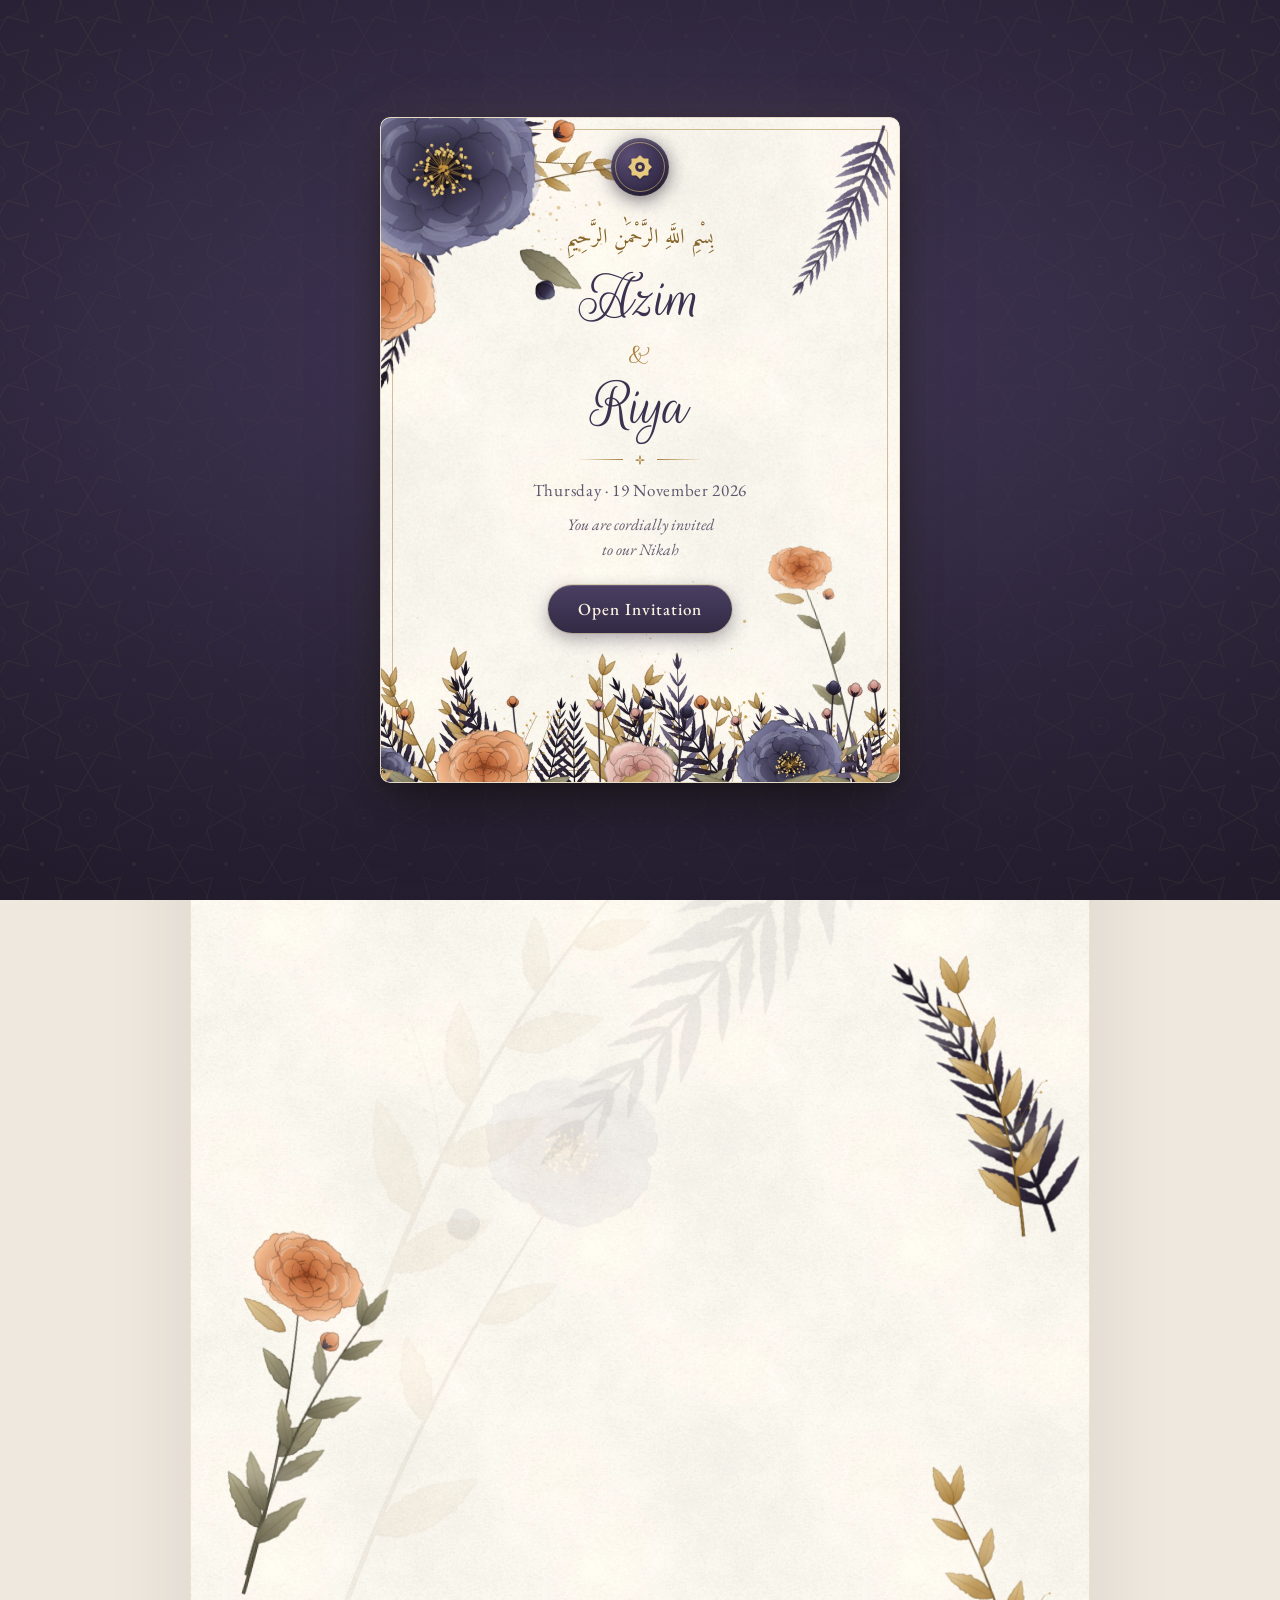
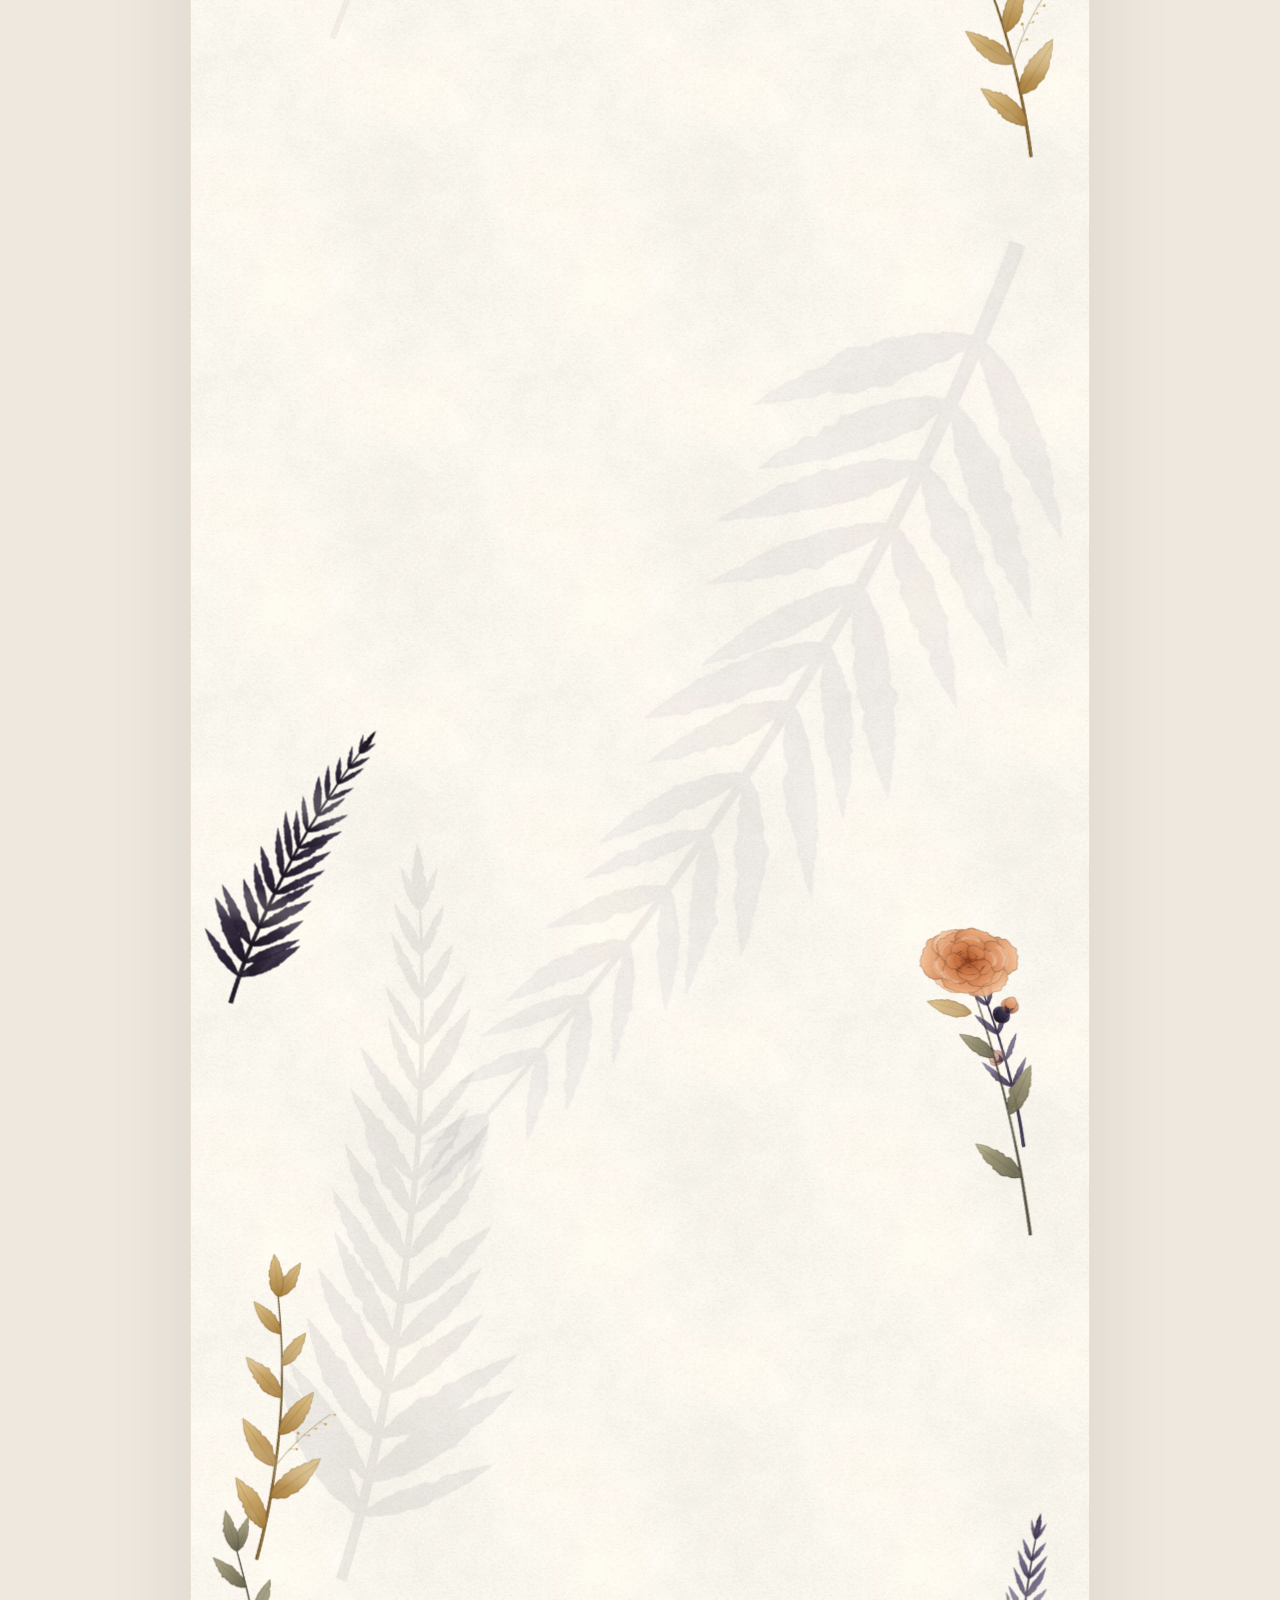
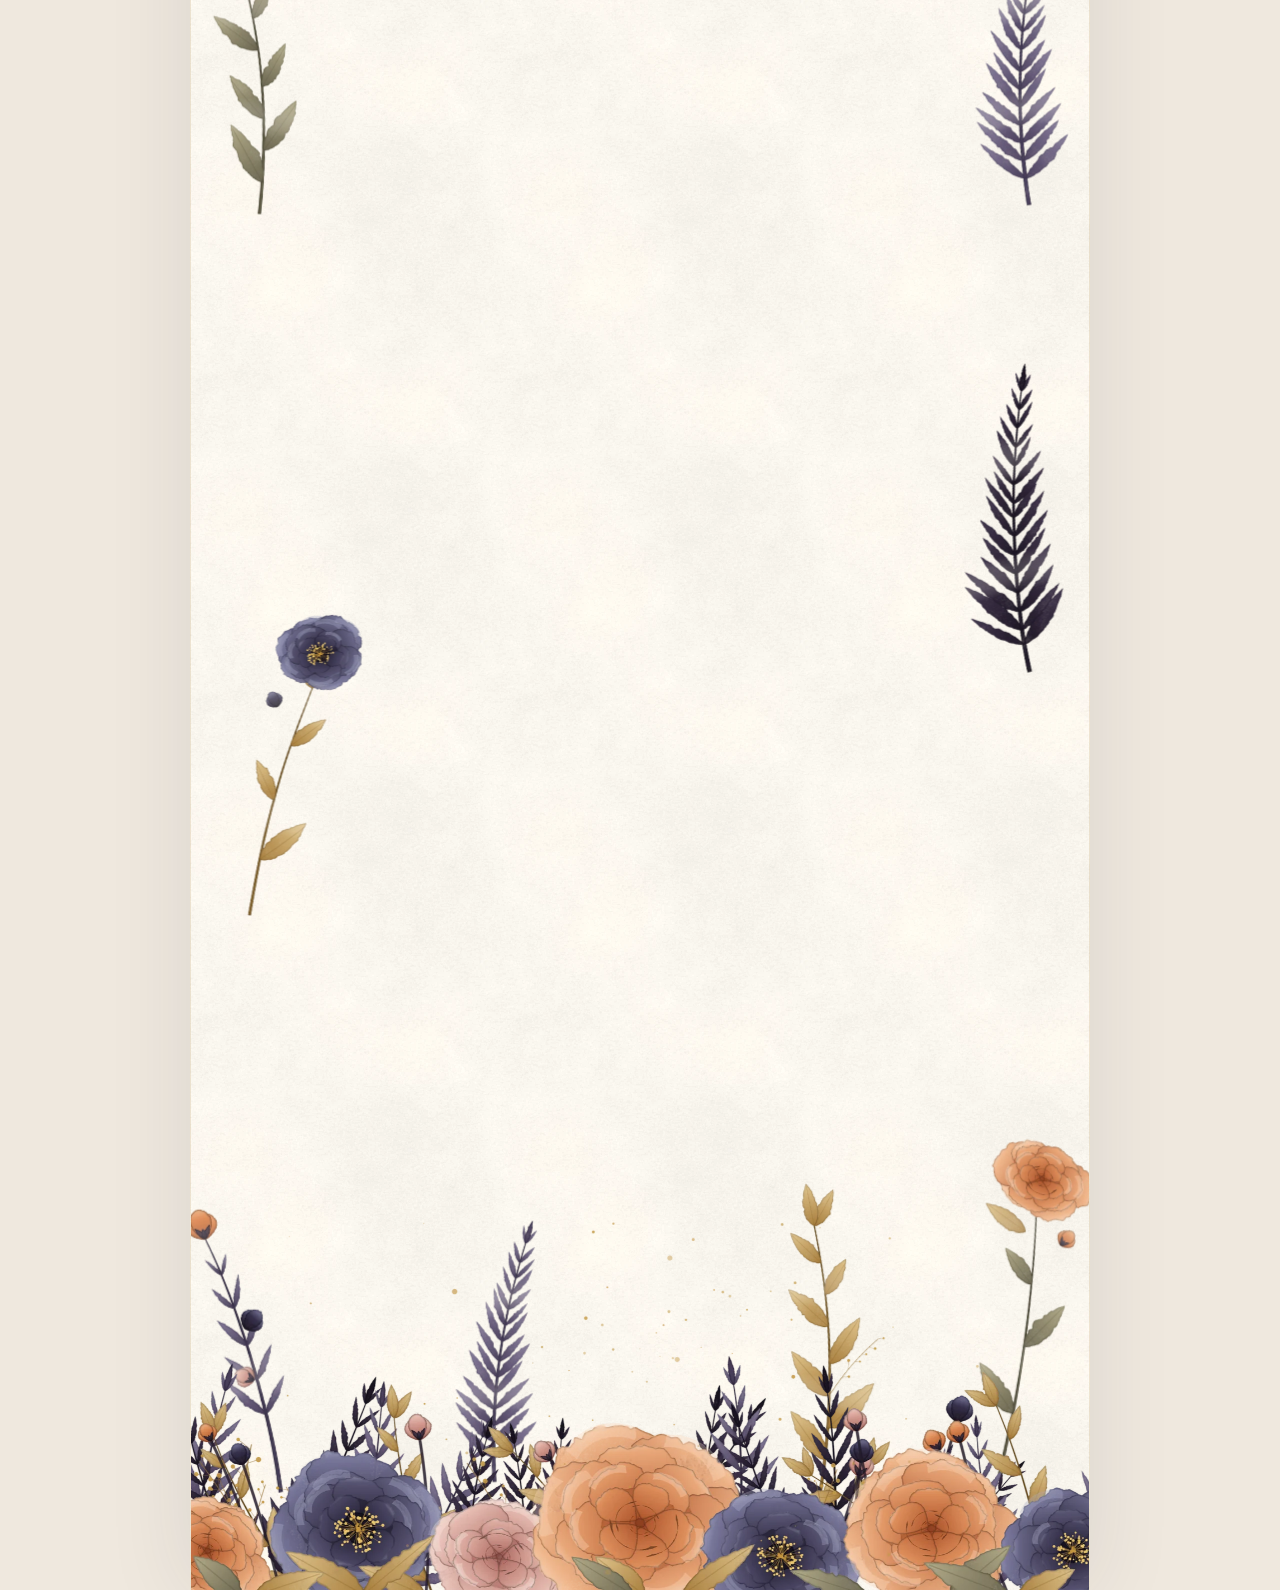
<file: website/index.html>
<!doctype html>
<html lang="en" class="no-js">
<head>
  <meta charset="utf-8">
  <meta name="viewport" content="width=device-width, initial-scale=1, viewport-fit=cover">
  <title>Azim &amp; Riya · Nikah · 19 November 2026</title>
  <meta name="description" content="With the blessings of Allah, you are cordially invited to the Nikah of Azim &amp; Riya on Thursday, 19 November 2026 at Vallakkadavu, Thiruvananthapuram.">
  <meta name="theme-color" content="#2a2338">

  <!-- Link previews (WhatsApp, Facebook…): crawlers need absolute URLs. -->
  <meta property="og:type" content="website">
  <meta property="og:url" content="https://azimandriya.vercel.app/">
  <meta property="og:title" content="Azim &amp; Riya · Nikah Invitation">
  <meta property="og:description" content="Thursday, 19 November 2026 · Vallakkadavu, Thiruvananthapuram">
  <meta property="og:image" content="https://azimandriya.vercel.app/assets/og-image.jpg">
  <meta property="og:image:width" content="1200">
  <meta property="og:image:height" content="630">
  <meta name="twitter:card" content="summary_large_image">

  <link rel="icon" href="assets/favicon.svg" type="image/svg+xml">
  <link rel="preconnect" href="https://fonts.googleapis.com">
  <link rel="preconnect" href="https://fonts.gstatic.com" crossorigin>
  <link rel="stylesheet" href="https://fonts.googleapis.com/css2?family=Amiri:wght@400;700&family=EB+Garamond:ital,wght@0,400;0,500;0,600;1,400&family=Rouge+Script&family=Viaoda+Libre&display=swap">
  <link rel="preload" as="image" href="assets/flowers/cluster-a.webp">
  <link rel="preload" as="image" href="assets/flowers/bed-intro.webp">
  <link rel="stylesheet" href="css/style.css">
</head>
<body>

<!-- Icon sprite ------------------------------------------------------------ -->
<svg width="0" height="0" style="position:absolute" aria-hidden="true">
  <symbol id="i-star8" viewBox="0 0 24 24">
    <g fill="none" stroke="currentColor" stroke-width="1.2" stroke-linejoin="round">
      <rect x="5.6" y="5.6" width="12.8" height="12.8"/>
      <rect x="5.6" y="5.6" width="12.8" height="12.8" transform="rotate(45 12 12)"/>
      <circle cx="12" cy="12" r="2.4"/>
    </g>
  </symbol>
  <symbol id="i-rub" viewBox="0 0 24 24">
    <g fill="currentColor">
      <rect x="5.2" y="5.2" width="13.6" height="13.6" rx=".6"/>
      <rect x="5.2" y="5.2" width="13.6" height="13.6" rx=".6" transform="rotate(45 12 12)"/>
    </g>
    <circle cx="12" cy="12" r="3.9" fill="#3a3150"/>
    <circle cx="12" cy="12" r="1.6" fill="currentColor"/>
  </symbol>
  <symbol id="i-star8-solid" viewBox="0 0 24 24">
    <path fill="currentColor" d="M12 1 14.07 7.01 19.78 4.22 16.99 9.93 23 12 16.99 14.07 19.78 19.78 14.07 16.99 12 23 9.93 16.99 4.22 19.78 7.01 14.07 1 12 7.01 9.93 4.22 4.22 9.93 7.01Z"/>
  </symbol>
  <symbol id="i-flower6" viewBox="0 0 24 24">
    <g fill="currentColor">
      <ellipse cx="12" cy="5" rx="2.2" ry="4.5"/>
      <ellipse cx="12" cy="5" rx="2.2" ry="4.5" transform="rotate(60 12 12)"/>
      <ellipse cx="12" cy="5" rx="2.2" ry="4.5" transform="rotate(120 12 12)"/>
      <ellipse cx="12" cy="5" rx="2.2" ry="4.5" transform="rotate(180 12 12)"/>
      <ellipse cx="12" cy="5" rx="2.2" ry="4.5" transform="rotate(240 12 12)"/>
      <ellipse cx="12" cy="5" rx="2.2" ry="4.5" transform="rotate(300 12 12)"/>
    </g>
    <circle cx="12" cy="12" r="1.8" fill="currentColor" fill-opacity=".45"/>
  </symbol>
  <symbol id="i-petal" viewBox="0 0 24 24">
    <path fill="currentColor" d="M12 2c5 5 6.4 11.2 0 20C5.6 13.2 7 7 12 2Z"/>
  </symbol>
  <symbol id="i-heart" viewBox="0 0 24 24">
    <path fill="currentColor" d="M12 21.35 10.55 20.03C5.4 15.36 2 12.28 2 8.5 2 5.42 4.42 3 7.5 3c1.74 0 3.41.81 4.5 2.09C13.09 3.81 14.76 3 16.5 3 19.58 3 22 5.42 22 8.5c0 3.78-3.4 6.86-8.55 11.54L12 21.35Z"/>
  </symbol>
  <symbol id="i-fleur" viewBox="0 0 24 24">
    <g fill="currentColor">
      <path d="M12 3.5c2 2.8 2 5.6 0 8.4-2-2.8-2-5.6 0-8.4Z"/>
      <path d="M12 20.5c-2-2.8-2-5.6 0-8.4 2 2.8 2 5.6 0 8.4Z"/>
      <path d="M3.5 12c2.8-2 5.6-2 8.4 0-2.8 2-5.6 2-8.4 0Z"/>
      <path d="M20.5 12c-2.8 2-5.6 2-8.4 0 2.8-2 5.6-2 8.4 0Z"/>
    </g>
  </symbol>
  <symbol id="i-laurel" viewBox="0 0 64 36">
    <g fill="currentColor">
      <path d="M62 21.6c-15 .4-34-1.6-55-10.8l.5-1.1C28.4 18.8 47.2 20.6 62 20.4Z"/>
      <ellipse cx="52" cy="16.6" rx="6" ry="2.1" transform="rotate(-28 52 16.6)"/>
      <ellipse cx="51" cy="24.8" rx="6" ry="2.1" transform="rotate(22 51 24.8)"/>
      <ellipse cx="41.5" cy="14.6" rx="6" ry="2.1" transform="rotate(-36 41.5 14.6)"/>
      <ellipse cx="40" cy="22.9" rx="6" ry="2.1" transform="rotate(16 40 22.9)"/>
      <ellipse cx="31" cy="11.6" rx="5.8" ry="2" transform="rotate(-44 31 11.6)"/>
      <ellipse cx="28.6" cy="19.6" rx="5.8" ry="2" transform="rotate(8 28.6 19.6)"/>
      <ellipse cx="21" cy="7.6" rx="5.4" ry="1.9" transform="rotate(-52 21 7.6)"/>
      <ellipse cx="18" cy="15.4" rx="5.4" ry="1.9" transform="rotate(0 18 15.4)"/>
      <ellipse cx="8.6" cy="6.6" rx="5" ry="1.8" transform="rotate(-24 8.6 6.6)"/>
      <circle cx="12" cy="20.5" r="1.3"/><circle cx="6.5" cy="15.6" r="1.1"/>
    </g>
  </symbol>
  <symbol id="i-clock" viewBox="0 0 48 48">
    <g fill="none" stroke="currentColor" stroke-width="2.6" stroke-linecap="round">
      <circle cx="24" cy="24" r="17.5"/>
      <path d="M24 13.5V24h8"/>
    </g>
    <g fill="currentColor"><circle cx="24" cy="9.8" r="1.3"/><circle cx="38.2" cy="24" r="1.3"/><circle cx="24" cy="38.2" r="1.3"/><circle cx="9.8" cy="24" r="1.3"/></g>
  </symbol>
  <symbol id="i-mosque" viewBox="0 0 48 48">
    <path fill="currentColor" fill-rule="evenodd" d="M5 44V19l2.5-5 2.5 5v25Zm33 0V19l2.5-5 2.5 5v25ZM12 44V27h24v17Zm1-17c0-7 5-10.5 11-14 6 3.5 11 7 11 14Zm10.4-14V9.6h1.2V13ZM20.5 44v-6.5a3.5 3.5 0 0 1 7 0V44Zm-6-7v-3.2a1.5 1.5 0 0 1 3 0V37Zm16 0v-3.2a1.5 1.5 0 0 1 3 0V37Z"/>
    <path fill="currentColor" d="M24.6 3.8a2.9 2.9 0 1 0 2.3 4.6 2.3 2.3 0 1 1-2.3-4.6Z"/>
    <path fill="currentColor" d="M7 12.6h1v-2.2H7Zm33 0h1v-2.2h-1Z"/>
  </symbol>
  <symbol id="i-rings" viewBox="0 0 24 24">
    <g fill="none" stroke="currentColor" stroke-width="1.7">
      <circle cx="8.8" cy="14.6" r="5.6"/>
      <circle cx="15.2" cy="14.6" r="5.6"/>
    </g>
    <path fill="currentColor" d="M8.8 3.2 11 5.9 8.8 8.4 6.6 5.9Z"/>
  </symbol>
  <symbol id="i-pin" viewBox="0 0 48 48">
    <path fill="currentColor" fill-rule="evenodd" d="M24 4C16.3 4 10 10.1 10 17.7 10 28 24 41 24 41s14-13 14-23.3C38 10.1 31.7 4 24 4Zm0 19.2a5.6 5.6 0 1 1 0-11.2 5.6 5.6 0 0 1 0 11.2Z"/>
    <ellipse cx="24" cy="43.5" rx="9" ry="2" fill="none" stroke="currentColor" stroke-width="1.6"/>
  </symbol>
  <symbol id="i-nav" viewBox="0 0 24 24">
    <path fill="none" stroke="currentColor" stroke-width="2" stroke-linejoin="round" d="M3 11 22 2l-9 19-2-8-8-2Z"/>
  </symbol>
  <symbol id="i-calendar" viewBox="0 0 24 24">
    <g fill="none" stroke="currentColor" stroke-width="1.8" stroke-linecap="round" stroke-linejoin="round">
      <rect x="3" y="4.5" width="18" height="16.5" rx="2"/><path d="M16 2.5v4M8 2.5v4M3 10h18"/>
    </g>
  </symbol>
  <symbol id="i-chat" viewBox="0 0 24 24">
    <path fill="none" stroke="currentColor" stroke-width="1.8" stroke-linejoin="round" d="M20.5 11.6a8.4 8.4 0 0 1-12.3 7.4L3.5 20.5l1.6-4.5a8.4 8.4 0 1 1 15.4-4.4Z"/>
  </symbol>
  <symbol id="i-pause" viewBox="0 0 24 24"><path fill="currentColor" d="M7 5h3.2v14H7zm6.8 0H17v14h-3.2z"/></symbol>
  <symbol id="i-play" viewBox="0 0 24 24"><path fill="none" stroke="currentColor" stroke-width="2" stroke-linecap="round" stroke-linejoin="round" d="m6 9 6 6 6-6M6 4l6 6 6-6"/></symbol>
  <symbol id="i-up" viewBox="0 0 24 24"><path fill="none" stroke="currentColor" stroke-width="2" stroke-linecap="round" stroke-linejoin="round" d="m6 15 6-6 6 6"/></symbol>
</svg>

<!-- ========================================================================
     Intro: the sealed card on a plum backdrop
     ======================================================================== -->
<div class="intro" id="intro" role="dialog" aria-modal="true" aria-labelledby="intro-names">
  <div class="intro__pattern" aria-hidden="true"></div>
  <div class="intro__ambient" id="intro-ambient" aria-hidden="true"></div>
  <div class="intro__burst" id="intro-burst" aria-hidden="true"></div>

  <div class="envelope" id="envelope">
    <div class="seal" id="seal" aria-hidden="true">
      <svg><use href="#i-rub"/></svg>
    </div>
    <div class="card">
      <div class="card__paper" aria-hidden="true">
        <span class="card__branch" style="--x:7%; --y:58px; --w:21%; --r:177deg"><img decoding="async" class="sway" data-amp="2.6" data-dur="5.4" src="assets/flowers/frond-a.webp" alt=""></span>
        <span class="card__branch" style="--x:17%; --y:30px; --w:13%; --r:104deg"><img decoding="async" class="sway" data-amp="3" data-dur="6" data-delay="-1.4" src="assets/flowers/sprig-gold.webp" alt=""></span>
        <span class="card__branch" style="--x:97%; --y:6px; --w:19%; --r:196deg"><img decoding="async" class="sway" data-amp="3" data-dur="5.6" data-delay="-2.2" src="assets/flowers/frond-soft.webp" alt=""></span>
        <span class="card__branch" style="--x:91%; --y:calc(100% - 40px); --w:20%; --r:-16deg"><img decoding="async" class="sway" data-amp="2.2" data-dur="4.8" data-delay="-0.6" src="assets/flowers/stem-peach.webp" alt=""></span>
        <img decoding="async" class="card__cluster" src="assets/flowers/cluster-a.webp" alt="">
        <img decoding="async" class="card__bed" src="assets/flowers/bed-intro.webp" alt="">
        <div class="card__glow"></div>
      </div>

      <div class="card__content">
        <p class="bismillah" lang="ar" dir="rtl">بِسْمِ اللَّهِ الرَّحْمَٰنِ الرَّحِيمِ</p>
        <h1 class="intro__names" id="intro-names">
          <span>Azim</span>
          <span class="intro__amp">&amp;</span>
          <span>Riya</span>
        </h1>
        <div class="flourish" aria-hidden="true"><i></i><svg><use href="#i-fleur"/></svg><i></i></div>
        <p class="intro__date">Thursday · 19 November 2026</p>
        <p class="intro__guest" id="intro-guest" hidden>Dear <span></span>,</p>
        <p class="intro__invite">You are cordially invited<br>to our Nikah</p>
        <button class="btn-open" id="open-btn" type="button">
          <span>Open Invitation</span><i class="btn-open__shine" aria-hidden="true"></i>
        </button>
      </div>
    </div>
  </div>
</div>

<!-- ========================================================================
     The invitation
     ======================================================================== -->
<div class="page" id="page">
  <main class="sheet">

    <!-- Hero: greeting + wreath --------------------------------------------->
    <header class="hero">
      <div class="inner">
        <p class="salam" lang="ar" dir="rtl" data-reveal>السَّلَامُ عَلَيْكُمْ</p>
        <p class="kicker" data-reveal style="--d:.15s">The Nikah of</p>
        <div class="wreath" data-reveal="zoom" data-speed=".04" style="--d:.25s">
          <img decoding="async" class="wreath__img" src="assets/flowers/wreath.webp" alt="" width="1000" height="1240">
          <div class="wreath__names">
            <span class="wreath__name" data-reveal style="--d:.7s">Azim</span>
            <span class="wreath__amp" data-reveal style="--d:.95s">&amp;</span>
            <span class="wreath__name" data-reveal style="--d:1.2s">Riya</span>
            <span class="wreath__date" data-reveal style="--d:1.45s">19 · 11 · 2026</span>
          </div>
        </div>
      </div>
      <div class="scroll-cue" aria-hidden="true"><span></span></div>
    </header>

    <!-- Invitation from the families ---------------------------------------->
    <section class="block invite" aria-label="Invitation">
      <div class="inner">
        <div class="decor" aria-hidden="true">
          <span class="deco deco--ghost" style="--x:76%; --y:34%; --w:56%; --r:-158deg" data-speed=".09"><img decoding="async" src="assets/flowers/frond-a.webp" alt=""></span>
          <span class="deco deco--ghost" style="--x:24%; --y:78%; --w:44%; --r:22deg; --sx:-1" data-speed=".1"><img decoding="async" src="assets/flowers/sprig-gold.webp" alt=""></span>
          <span class="deco" style="--x:-3%; --xm:-14%; --y:60%; --w:30%; --r:12deg" data-speed="-.07"><img decoding="async" class="sway" data-amp="2" data-dur="5.4" src="assets/flowers/stem-peach.webp" alt=""></span>
          <span class="deco" style="--x:104%; --xm:114%; --y:50%; --w:26%; --r:-14deg" data-speed=".05"><img decoding="async" class="sway" data-amp="2.6" data-dur="6.2" data-delay="-1.8" src="assets/flowers/frond-b.webp" alt=""></span>
          <span class="deco" style="--x:105%; --xm:112%; --y:12%; --w:22%; --r:-8deg" data-speed="-.06"><img decoding="async" class="sway" data-amp="2.2" data-dur="5" data-delay="-3" src="assets/flowers/sprig-gold.webp" alt=""></span>
        </div>

        <div class="invite__body">
          <p class="host" data-reveal>Mr. Nisamudeen &amp; Mrs. Safiya</p>
          <div class="flourish flourish--line" data-reveal style="--d:.15s" aria-hidden="true"><i></i><svg><use href="#i-fleur"/></svg><i></i></div>
          <p class="invite__text" data-reveal style="--d:.2s">Cordially invite you and your esteemed family to grace the auspicious occasion of the wedding ceremony of our son</p>
          <h2 class="couple">
            <span class="couple__name" data-reveal="ink">Azim</span>
            <span class="couple__with" data-reveal style="--d:.35s">with</span>
            <span class="couple__name" data-reveal="ink" style="--d:.5s">Riya</span>
          </h2>
          <p class="host host--bride" data-reveal>D/o Mr. Abdul Raheem &amp; Mrs. Ramla Beevi</p>
        </div>
      </div>
    </section>

    <!-- Qur'an: Ar-Rum 30:21 ------------------------------------------------>
    <section class="block verse" aria-label="Verse from the Qur'an">
      <div class="inner">
        <div class="decor" aria-hidden="true">
          <span class="deco deco--ghost" style="--x:22%; --y:46%; --w:50%; --r:24deg" data-speed=".09"><img decoding="async" src="assets/flowers/stem-plum.webp" alt=""></span>
          <span class="deco" style="--x:-6%; --xm:-13%; --y:14%; --w:24%; --r:16deg" data-speed=".04"><img decoding="async" class="sway" data-amp="2.4" data-dur="5.8" src="assets/flowers/sprig-sage.webp" alt=""></span>
          <span class="deco" style="--x:105%; --xm:113%; --y:84%; --w:23%; --r:-10deg" data-speed="-.05"><img decoding="async" class="sway" data-amp="2.4" data-dur="5.2" data-delay="-2" src="assets/flowers/sprig-gold.webp" alt=""></span>
        </div>
        <div class="verse__body">
          <svg class="star-orn" data-reveal="spin" aria-hidden="true"><use href="#i-star8"/></svg>
          <p class="verse__ar" lang="ar" dir="rtl" data-reveal>وَمِنْ آيَاتِهِ أَنْ خَلَقَ لَكُم مِّنْ أَنفُسِكُمْ أَزْوَاجًا لِّتَسْكُنُوا إِلَيْهَا وَجَعَلَ بَيْنَكُم مَّوَدَّةً وَرَحْمَةً ۚ إِنَّ فِي ذَٰلِكَ لَآيَاتٍ لِّقَوْمٍ يَتَفَكَّرُونَ</p>
          <p class="verse__en" data-reveal style="--d:.15s">“And among His signs is that He created for you spouses from among yourselves, so that you may find tranquillity in them; and He placed between you affection and mercy. Indeed, in that are signs for a people who reflect.”</p>
          <p class="verse__ref" data-reveal style="--d:.25s">Sūrah Ar-Rūm · 30:21</p>
        </div>
      </div>
    </section>

    <!-- Nikah details ------------------------------------------------------>
    <section class="block event" aria-label="Nikah details">
      <div class="inner">
        <div class="decor" aria-hidden="true">
          <span class="deco deco--ghost" style="--x:78%; --y:20%; --w:92%; --r:-160deg" data-speed=".08"><img decoding="async" src="assets/flowers/frond-soft.webp" alt=""></span>
          <span class="deco deco--ghost" style="--x:20%; --y:72%; --w:60%; --r:20deg; --sx:-1" data-speed=".1"><img decoding="async" src="assets/flowers/frond-a.webp" alt=""></span>
          <span class="deco" style="--x:-5%; --xm:-15%; --y:60%; --w:25%; --r:14deg" data-speed="-.06"><img decoding="async" class="sway" data-amp="2.4" data-dur="6" src="assets/flowers/frond-a.webp" alt=""></span>
          <span class="deco" style="--x:104%; --xm:112%; --y:55%; --w:19%; --r:-10deg" data-speed=".05"><img decoding="async" class="sway" data-amp="2.8" data-dur="5" data-delay="-1.2" src="assets/flowers/stem-buds.webp" alt=""></span>
          <span class="deco" style="--x:-4%; --xm:-12%; --y:90%; --w:23%; --r:12deg" data-speed=".04"><img decoding="async" class="sway" data-amp="2.2" data-dur="5.6" data-delay="-2.6" src="assets/flowers/sprig-gold.webp" alt=""></span>
          <span class="deco" style="--x:104%; --xm:113%; --y:91%; --w:26%; --r:-12deg" data-speed="-.06"><img decoding="async" class="sway" data-amp="2" data-dur="5.2" data-delay="-.8" src="assets/flowers/stem-peach.webp" alt=""></span>
        </div>

        <h2 class="title" data-reveal>The Nikah</h2>

        <div class="date-badge" data-reveal="zoom">
          <svg class="date-badge__laurel" aria-hidden="true"><use href="#i-laurel"/></svg>
          <div class="date-badge__pill">
            <span class="date-badge__day">Thursday</span>
            <span class="date-badge__circle"><b>19</b><small>2026</small></span>
            <span class="date-badge__month">November</span>
          </div>
          <svg class="date-badge__laurel date-badge__laurel--r" aria-hidden="true"><use href="#i-laurel"/></svg>
        </div>
        <p class="hijri" data-reveal><b>9</b> Jumadal Ukhra <span>1448 AH</span></p>

        <div class="facts">
          <div class="fact" data-reveal>
            <svg class="fact__icon" aria-hidden="true"><use href="#i-clock"/></svg>
            <p class="fact__big">11:30 – 12:00</p>
            <p class="fact__small">Morning</p>
          </div>
          <div class="fact" data-reveal style="--d:.12s">
            <svg class="fact__icon" aria-hidden="true"><use href="#i-mosque"/></svg>
            <p class="fact__label">Nikah</p>
            <p class="fact__text">Vallakkadavu Juma Masjid</p>
            <p class="fact__small">(Near Airport)</p>
          </div>
          <div class="fact" data-reveal style="--d:.24s">
            <svg class="fact__icon" aria-hidden="true"><use href="#i-pin"/></svg>
            <p class="fact__label">Venue</p>
            <p class="fact__text">Convention Centre</p>
            <p class="fact__small">Vallakkadavu</p>
          </div>
        </div>

        <div class="reception" data-reveal>
          <svg class="reception__icon" aria-hidden="true"><use href="#i-rings"/></svg>
          <p class="fact__label">Wedding Reception</p>
          <p class="fact__text">Sim Auditorium</p>
          <p class="fact__small">Vizhinjam Harbour Road, Kovalam</p>
        </div>

        <div class="countdown" data-reveal>
          <p class="countdown__title">Counting the days</p>
          <div class="countdown__grid" id="countdown">
            <div><b data-unit="d">--</b><span>Days</span></div>
            <div><b data-unit="h">--</b><span>Hours</span></div>
            <div><b data-unit="m">--</b><span>Minutes</span></div>
            <div><b data-unit="s">--</b><span>Seconds</span></div>
          </div>
          <p class="countdown__done" id="countdown-done" hidden></p>
        </div>

        <div class="calendar" data-reveal>
          <p class="calendar__month">November 2026</p>
          <div class="calendar__grid" id="calendar"></div>
        </div>

        <div class="add-cal" data-reveal>
          <button class="link-btn" id="add-cal-btn" type="button" aria-expanded="false" aria-controls="add-cal-menu">
            <svg aria-hidden="true"><use href="#i-calendar"/></svg> Add to Calendar
          </button>
          <div class="add-cal__menu" id="add-cal-menu" hidden>
            <a id="gcal-link" target="_blank" rel="noopener">Google Calendar</a>
            <a id="ics-link" download="azim-riya-nikah.ics">Apple / Outlook (.ics)</a>
          </div>
        </div>

        <div class="rsvp" id="rsvp" data-reveal hidden>
          <a class="btn" id="rsvp-btn" target="_blank" rel="noopener">
            <svg aria-hidden="true"><use href="#i-chat"/></svg><span>Confirm Attendance</span>
          </a>
          <p class="rsvp__note">Opens WhatsApp with a short message to Azim</p>
        </div>
      </div>
    </section>

    <!-- Optional photo gallery (shown only when photos are listed in js/main.js) -->
    <section class="block gallery" id="gallery" aria-label="Photo gallery" hidden>
      <div class="inner">
        <h2 class="title" data-reveal>Moments</h2>
        <div class="gallery__stage" id="gallery-stage"></div>
        <p class="gallery__count" id="gallery-count"></p>
      </div>
    </section>

    <!-- Venue maps ------------------------------------------------------>
    <section class="block venue" aria-label="Locations">
      <div class="inner">
        <div class="decor" aria-hidden="true">
          <span class="deco" style="--x:3%; --xm:-12%; --y:6%; --w:23%; --r:4deg; --sx:-1" data-speed=".05"><img decoding="async" class="sway" data-amp="2.4" data-dur="5.6" src="assets/flowers/sprig-sage.webp" alt=""></span>
          <span class="deco" style="--x:104%; --xm:113%; --y:66%; --w:24%; --r:-10deg" data-speed="-.06"><img decoding="async" class="sway" data-amp="2.6" data-dur="6.2" data-delay="-2.4" src="assets/flowers/frond-soft.webp" alt=""></span>
        </div>
        <h2 class="title" data-reveal>Finding Us</h2>
        <div class="tabs" role="tablist" data-reveal>
          <button class="tab is-active" role="tab" aria-selected="true" data-place="masjid" type="button">
            <svg aria-hidden="true"><use href="#i-mosque"/></svg> Nikah
          </button>
          <button class="tab" role="tab" aria-selected="false" data-place="venue" type="button">
            <svg aria-hidden="true"><use href="#i-pin"/></svg> Venue
          </button>
          <button class="tab" role="tab" aria-selected="false" data-place="reception" type="button">
            <svg aria-hidden="true"><use href="#i-rings"/></svg> Reception
          </button>
        </div>
        <div class="place" data-reveal>
          <p class="place__name" id="place-name">Vallakkadavu Juma Masjid</p>
          <p class="place__addr" id="place-addr">Vallakkadavu Road, Vallakkadavu, Thiruvananthapuram</p>
          <div class="map">
            <iframe id="map-frame" title="Map" loading="lazy" referrerpolicy="no-referrer-when-downgrade" allowfullscreen></iframe>
          </div>
          <a class="link-gold" id="directions" target="_blank" rel="noopener">
            <svg aria-hidden="true"><use href="#i-nav"/></svg> Get directions
          </a>
        </div>
      </div>
    </section>

    <!-- Du'a for the couple --------------------------------------------->
    <section class="block dua" aria-label="Prayer for the couple">
      <div class="inner">
        <div class="decor" aria-hidden="true">
          <span class="deco" style="--x:-6%; --xm:-13%; --y:56%; --w:25%; --r:13deg" data-speed=".04"><img decoding="async" class="sway" data-amp="2" data-dur="5.4" data-delay="-1" src="assets/flowers/stem-plum.webp" alt=""></span>
          <span class="deco" style="--x:106%; --xm:114%; --y:36%; --w:25%; --r:-15deg" data-speed="-.07"><img decoding="async" class="sway" data-amp="2.6" data-dur="6" data-delay="-2.8" src="assets/flowers/frond-a.webp" alt=""></span>
        </div>
        <div class="dua__frame" data-reveal="zoom">
          <svg class="star-orn star-orn--sm" aria-hidden="true"><use href="#i-star8"/></svg>
          <p class="dua__ar" lang="ar" dir="rtl">بَارَكَ اللَّهُ لَكُمَا وَبَارَكَ عَلَيْكُمَا وَجَمَعَ بَيْنَكُمَا فِي خَيْرٍ</p>
          <p class="dua__tr">Bārakallāhu lakumā wa bāraka ʿalaykumā wa jamaʿa baynakumā fī khayr</p>
          <p class="dua__en">May Allah bless you both, shower His blessings upon you, and unite you both in goodness.</p>
          <p class="verse__ref">Du‘a for the newlyweds</p>
        </div>
      </div>
    </section>

    <!-- Footer --------------------------------------------------------->
    <footer class="footer">
      <div class="inner">
        <p class="footer__thanks" data-reveal>Your presence and du‘as are<br>the most precious gifts to us</p>
        <p class="footer__insha" data-reveal style="--d:.1s">In shā’ Allāh, we look forward to seeing you</p>
        <div class="footer__contact" data-reveal style="--d:.2s">
          <p class="footer__label">With love &amp; prayers</p>
          <p class="host">Mr. Nisamudeen &amp; Mrs. Safiya</p>
        </div>
        <p class="footer__sign" data-reveal style="--d:.3s">Azim <svg aria-hidden="true"><use href="#i-heart"/></svg> Riya</p>
      </div>
      <div class="footer__garden" aria-hidden="true">
        <div class="footer__stems">
          <span class="deco" style="--x:10%; --y:50%; --w:17%; --r:-10deg"><img decoding="async" class="sway" data-amp="2.6" data-dur="5" src="assets/flowers/stem-buds.webp" alt=""></span>
          <span class="deco" style="--x:34%; --y:62%; --w:15%; --r:-4deg"><img decoding="async" class="sway" data-amp="2.8" data-dur="6.4" data-delay="-3.4" src="assets/flowers/frond-soft.webp" alt=""></span>
          <span class="deco" style="--x:70%; --y:60%; --w:16%; --r:6deg"><img decoding="async" class="sway" data-amp="2.4" data-dur="5.6" data-delay="-1.2" src="assets/flowers/sprig-gold.webp" alt=""></span>
          <span class="deco" style="--x:90%; --y:48%; --w:19%; --r:9deg"><img decoding="async" class="sway" data-amp="2.2" data-dur="5.8" data-delay="-2" src="assets/flowers/stem-peach.webp" alt=""></span>
        </div>
        <img decoding="async" class="footer__bed" src="assets/flowers/bed-footer.webp" alt="" loading="lazy" width="1800" height="660">
      </div>
    </footer>
  </main>
</div>

<div class="petals" id="petals" aria-hidden="true"></div>
<button class="scroll-toggle" id="scroll-toggle" type="button" aria-label="Pause auto-scroll" hidden>
  <svg aria-hidden="true"><use href="#i-pause"/></svg>
</button>
<div class="toast" id="toast" role="status" aria-live="polite"></div>

<script src="js/main.js" defer></script>
</body>
</html>
</file>
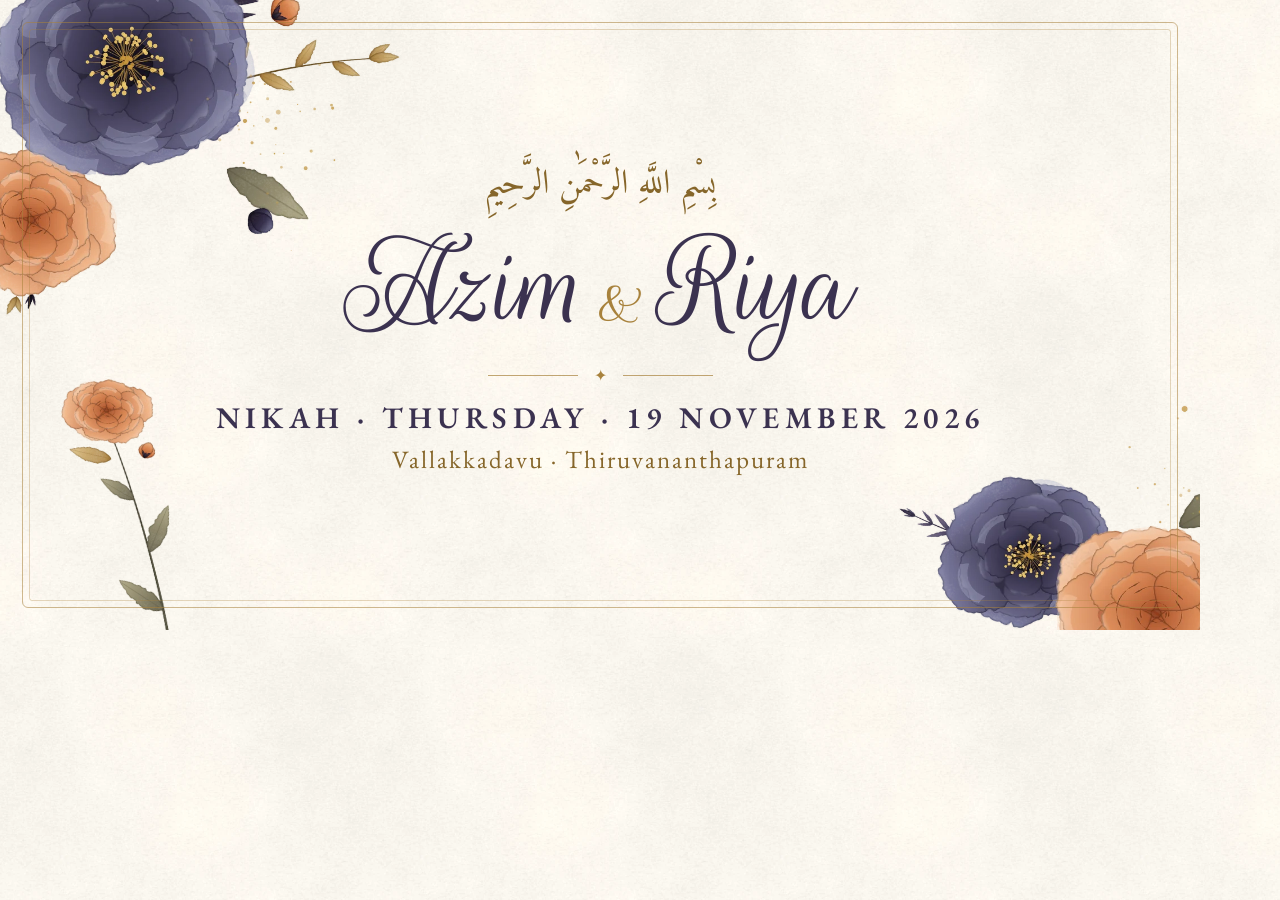
<file: tools/og.html>
<!doctype html>
<!-- Source for website/assets/og-image.jpg (the WhatsApp / social link preview).
     Render: see tools/README in ../README.md -->
<html>
<head>
<meta charset="utf-8">
<link rel="stylesheet" href="https://fonts.googleapis.com/css2?family=Amiri&family=EB+Garamond:wght@500;600&family=Rouge+Script&display=swap">
<style>
  html, body { margin: 0; width: 1200px; height: 630px; overflow: hidden; }
  body {
    position: relative;
    background: #fbf7f0 url(../website/assets/paper.webp) center / 360px;
    font-family: 'EB Garamond', serif;
    color: #3b3250;
    text-align: center;
  }
  .frame { position: absolute; inset: 22px; border: 1.5px solid rgba(168, 130, 60, .55); border-radius: 6px; }
  .frame::after { content: ''; position: absolute; inset: 6px; border: 1px solid rgba(168, 130, 60, .3); border-radius: 3px; }
  .tl { position: absolute; left: -120px; top: -150px; width: 560px; }
  .br { position: absolute; right: -170px; bottom: -215px; width: 520px; transform: rotate(180deg); }
  .fr { position: absolute; right: 70px; top: -30px; width: 150px; transform: rotate(196deg); transform-origin: 50% 0; }
  .fl { position: absolute; left: 60px; bottom: -40px; width: 150px; transform: rotate(-14deg); }
  .content { position: absolute; inset: 0; display: flex; flex-direction: column; align-items: center; justify-content: center; }
  .bis { font-family: 'Amiri', serif; font-size: 34px; color: #86662a; }
  .names { font-family: 'Rouge Script', cursive; font-size: 132px; line-height: 1.05; margin: 2px 0 0; }
  .names span { font-size: 70px; color: #a8823c; margin: 0 14px; }
  .line { display: flex; align-items: center; gap: 16px; margin: 10px 0 12px; color: #a8823c; }
  .line i { width: 90px; height: 1px; background: currentColor; opacity: .7; }
  .date { font-weight: 600; font-size: 30px; letter-spacing: .18em; text-transform: uppercase; }
  .place { margin-top: 6px; font-size: 25px; letter-spacing: .08em; color: #86662a; }
</style>
</head>
<body>
  <img class="fr" src="../website/assets/flowers/frond-soft.webp" alt="">
  <img class="fl" src="../website/assets/flowers/stem-peach.webp" alt="">
  <img class="tl" src="../website/assets/flowers/cluster-a.webp" alt="">
  <img class="br" src="../website/assets/flowers/cluster-b.webp" alt="">
  <div class="frame"></div>
  <div class="content">
    <div class="bis">بِسْمِ اللَّهِ الرَّحْمَٰنِ الرَّحِيمِ</div>
    <div class="names">Azim<span>&amp;</span>Riya</div>
    <div class="line"><i></i>✦<i></i></div>
    <div class="date">Nikah · Thursday · 19 November 2026</div>
    <div class="place">Vallakkadavu · Thiruvananthapuram</div>
  </div>
</body>
</html>
</file>
<file: website/css/style.css>
/* Azim & Riya — Nikah invitation
   Palette taken from the printed card: slate-plum roses, peach roses,
   gold foil frame, dark fronds on ivory paper. */

:root {
  --paper: #fbf7f0;
  --outside: #efe8de;
  --plum-deep: #2a2338;
  --plum: #3b3250;
  --plum-soft: #6c6386;
  --ink: #2f2839;
  --gold: #a8823c;
  --gold-deep: #86662a;
  --gold-soft: #d8bf86;
  --gold-line: rgba(168, 130, 60, .45);
  --peach: #d68a59;

  --f-script: 'Rouge Script', 'Brush Script MT', cursive;
  --f-display: 'Viaoda Libre', 'Cormorant Garamond', Georgia, serif;
  --f-serif: 'EB Garamond', Garamond, Georgia, 'Times New Roman', serif;
  --f-arabic: 'Amiri', 'Noto Naskh Arabic', 'Traditional Arabic', serif;

  --ease-out: cubic-bezier(.2, .7, .2, 1);
}

*, *::before, *::after { box-sizing: border-box; }
html { -webkit-text-size-adjust: 100%; text-size-adjust: 100%; }
body {
  margin: 0;
  min-height: 100vh;
  font-family: var(--f-serif);
  font-size: 16px;
  line-height: 1.55;
  color: var(--plum);
  background: var(--outside);
  -webkit-font-smoothing: antialiased;
  overflow-x: hidden;
}
body.is-locked { overflow: hidden; }
img { max-width: 100%; }
p, h1, h2, h3, ul { margin: 0; }
button { font: inherit; color: inherit; }
a { color: inherit; }
svg { display: inline-block; }
[hidden] { display: none !important; }

/* ==========================================================================
   Intro overlay — the sealed card
   ========================================================================== */

.intro {
  position: fixed;
  inset: 0;
  z-index: 100;
  display: grid;
  place-items: center;
  padding: 24px 0;
  overflow: hidden;
  background:
    radial-gradient(120% 85% at 50% 38%, #43385a 0%, #2c2439 52%, #1a1523 100%);
  touch-action: none;
}
@media (max-height: 640px) {
  .intro { place-items: start center; overflow-y: auto; touch-action: auto; }
}
.intro__pattern {
  position: absolute;
  inset: -10%;
  background: url(../assets/pattern.svg) center / 92px;
  opacity: .1;
  -webkit-mask-image: radial-gradient(circle at 50% 50%, transparent 18%, #000 78%);
  mask-image: radial-gradient(circle at 50% 50%, transparent 18%, #000 78%);
  animation: pattern-drift 60s linear infinite;
}
.intro__ambient, .intro__burst { position: absolute; inset: 0; pointer-events: none; overflow: hidden; }
.intro__ambient { z-index: 1; }
.intro__burst { z-index: 30; }

.amb, .petal {
  position: absolute;
  top: -30px;
  line-height: 0;
  animation: fall var(--dur) ease-in-out var(--delay) infinite;
  will-change: transform, opacity;
}
.amb svg, .petal svg, .burst svg { width: 1em; height: 1em; }

.envelope {
  position: relative;
  z-index: 10;
  width: min(310px, 88vw);
}
@media (min-width: 400px) { .envelope { width: 340px; } }
@media (min-width: 768px) { .envelope { width: 480px; } }
@media (min-width: 1100px) { .envelope { width: 520px; } }

.seal {
  position: absolute;
  z-index: 30;
  top: 50px;
  left: 50%;
  width: 58px;
  height: 58px;
  translate: -50% -50%;
  display: grid;
  place-items: center;
  border-radius: 50%;
  color: #e7c97f;
  background: radial-gradient(circle at 32% 30%, #5a4d73 0%, #3a3150 55%, #241d31 100%);
  box-shadow: 0 4px 18px rgba(20, 15, 28, .55), inset 0 2px 4px rgba(255, 255, 255, .22),
              inset 0 -3px 6px rgba(0, 0, 0, .3);
  animation: seal-pulse 2.2s ease-in-out infinite;
}
.seal::before {
  content: '';
  position: absolute;
  inset: 4px;
  border-radius: 50%;
  border: 1px solid rgba(231, 201, 127, .55);
}
.seal svg { width: 30px; height: 30px; filter: drop-shadow(0 1px 1px rgba(0, 0, 0, .35)); }
.seal::after {
  content: '';
  position: absolute;
  inset: 0;
  border-radius: 50%;
  border: 3px solid #d8bf86;
  opacity: 0;
}

.card {
  position: relative;
  border-radius: 10px;
  box-shadow: 0 25px 60px -12px rgba(0, 0, 0, .55), 0 8px 24px rgba(0, 0, 0, .25),
              0 0 50px rgba(216, 191, 134, .12);
}
.card__paper {
  position: absolute;
  inset: 0;
  overflow: hidden;
  border-radius: 10px;
  clip-path: inset(0 round 10px);
  background: var(--paper) url(../assets/paper.webp) center / 320px;
  border: 1px solid rgba(168, 130, 60, .22);
}
.card__paper::before {               /* thin gold frame like the printed card */
  content: '';
  position: absolute;
  inset: 11px;
  border: 1px solid rgba(168, 130, 60, .5);
  border-radius: 4px;
}
.card__branch {
  position: absolute;
  left: var(--x);
  top: var(--y);
  width: var(--w);
  translate: -50% -100%;
  rotate: var(--r, 0deg);
  transform-origin: 50% 100%;
}
.card__cluster {                     /* percentages of the card width */
  position: absolute;
  left: -24%;
  top: 0;
  width: 82%;
  margin-top: -21%;
  max-width: none;
  pointer-events: none;
}
.card__bed {
  position: absolute;
  left: -8%;
  bottom: -6px;
  width: 116%;
  max-width: none;
  pointer-events: none;
}
.card__glow {
  position: absolute;
  inset: 0;
  background: radial-gradient(ellipse at 50% 0%, rgba(216, 191, 134, .35), transparent 68%);
  opacity: 0;
  transition: opacity .3s;
}

.card__content {
  position: relative;
  z-index: 2;
  text-align: center;
  padding: 98px 26px 118px;
}
@media (min-width: 768px) { .card__content { padding: 104px 40px 150px; } }

.bismillah {
  font-family: var(--f-arabic);
  font-size: 21px;
  line-height: 1.6;
  color: var(--gold-deep);
  margin-bottom: 10px;
}
.intro__names {
  display: flex;
  flex-direction: column;
  align-items: center;
  font-family: var(--f-script);
  font-weight: 400;
  font-size: 56px;
  line-height: 1.05;
  color: var(--plum);
}
.intro__amp { font-size: 34px; line-height: 1; color: var(--gold); margin: 2px 0; }
@media (min-width: 768px) { .intro__names { font-size: 66px; } }

.flourish {
  display: flex;
  align-items: center;
  justify-content: center;
  gap: 10px;
  margin: 12px auto 10px;
  color: var(--gold);
}
.flourish i { width: 46px; height: 1px; background: linear-gradient(to right, transparent, var(--gold)); }
.flourish i:last-child { background: linear-gradient(to left, transparent, var(--gold)); }
.flourish svg { width: 14px; height: 14px; }

.intro__date {
  font-size: 17px;
  letter-spacing: .04em;
  color: rgba(59, 50, 80, .82);
}
.intro__guest {
  margin-top: 14px;
  font-family: var(--f-script);
  font-size: 32px;
  line-height: 1.2;
  color: var(--gold-deep);
  overflow-wrap: anywhere;
}
.intro__invite {
  margin: 10px 0 22px;
  font-size: 16px;
  font-style: italic;
  color: rgba(59, 50, 80, .78);
}

.btn-open {
  position: relative;
  display: inline-flex;
  align-items: center;
  overflow: hidden;
  padding: 11px 30px;
  border: 0;
  border-radius: 999px;
  cursor: pointer;
  font-family: var(--f-serif);
  font-size: 17px;
  font-weight: 500;
  letter-spacing: .06em;
  color: #fbf3e2;
  background: linear-gradient(180deg, #4a3f62, #322a44);
  box-shadow: 0 6px 18px rgba(42, 35, 56, .38), inset 0 1px 0 rgba(255, 255, 255, .15),
              0 0 0 1px rgba(216, 191, 134, .5);
  -webkit-tap-highlight-color: transparent;
  transition: transform .25s var(--ease-out), box-shadow .25s;
}
.btn-open:hover { transform: translateY(-1px) scale(1.02); }
.btn-open:active { transform: scale(.97); }
.btn-open:focus-visible { outline: 2px solid var(--gold-soft); outline-offset: 3px; }
.btn-open__shine {
  position: absolute;
  top: 0;
  left: -100%;
  width: 34px;
  height: 100%;
  background: linear-gradient(90deg, transparent, rgba(255, 244, 214, .45), transparent);
  animation: shine 3s ease-in-out infinite;
}

/* opening sequence (classes added by js) */
.intro.is-opening .seal { animation: seal-break .5s cubic-bezier(.4, 0, .2, 1) forwards; }
.intro.is-opening .seal::after { animation: seal-ring .6s ease-out forwards; }
.intro.is-opening .card__glow { opacity: 1; }
.intro.is-opening .btn-open { pointer-events: none; }
.intro.is-opening .card__paper { overflow: visible; clip-path: none; }
.intro.is-opening .card__branch,
.intro.is-opening .card__cluster,
.intro.is-opening .card__bed { animation: fly-forward 1.2s ease-in forwards; }
.intro.is-away .envelope { animation: envelope-away .8s ease-in forwards; }
.intro.is-away { animation: intro-fade .9s ease .25s forwards; pointer-events: none; }

.burst {
  position: absolute;
  line-height: 0;
  animation: particle-burst 1.4s cubic-bezier(.25, .46, .45, .94) var(--delay) forwards;
  opacity: 0;
}

/* ==========================================================================
   The sway ("whip") — one image, three masked layers bending from the root
   ========================================================================== */

.whip {
  position: relative;
  display: block;
  transform-origin: 50% 100%;
  --a: calc(var(--amp, 2) * .15);
  animation: whip var(--dur, 5s) ease-in-out var(--delay, 0s) infinite alternate;
}
.whip__mid, .whip__tip { position: absolute; inset: 0; }
.whip__mid {
  transform-origin: 50% 67%;
  --a: calc(var(--amp, 2) * .55);
  animation: whip var(--dur, 5s) ease-in-out calc(var(--delay, 0s) + var(--dur, 5s) * .12) infinite alternate;
}
.whip__tip {
  transform-origin: 50% 33%;
  --a: calc(var(--amp, 2) * 1.4);
  animation: whip var(--dur, 5s) ease-in-out calc(var(--delay, 0s) + var(--dur, 5s) * .28) infinite alternate;
}
.whip img { display: block; width: 100%; height: auto; pointer-events: none; }
.whip__mid > img, .whip__tip > img { position: absolute; inset: 0; height: 100%; }
.whip > img {
  -webkit-mask-image: linear-gradient(to top, #000 0%, #000 26%, transparent 42%);
  mask-image: linear-gradient(to top, #000 0%, #000 26%, transparent 42%);
}
.whip__mid > img {
  -webkit-mask-image: linear-gradient(to top, transparent 26%, #000 38%, #000 60%, transparent 74%);
  mask-image: linear-gradient(to top, transparent 26%, #000 38%, #000 60%, transparent 74%);
}
.whip__tip > img {
  -webkit-mask-image: linear-gradient(to top, transparent 58%, #000 74%, #000 100%);
  mask-image: linear-gradient(to top, transparent 58%, #000 74%, #000 100%);
}
.whip.is-idle, .whip.is-idle .whip__mid, .whip.is-idle .whip__tip { animation-play-state: paused; }

/* ==========================================================================
   Page & sheet
   ========================================================================== */

.page {
  position: relative;
  display: flex;
  justify-content: center;
  min-height: 100vh;
}
.page::before {                       /* faint geometric lattice around the sheet */
  content: '';
  position: fixed;
  inset: 0;
  background: url(../assets/pattern.svg) center / 96px;
  opacity: .14;
  pointer-events: none;
}
.sheet {
  position: relative;
  width: 100%;
  max-width: 480px;
  overflow: hidden;
  isolation: isolate;
  background: var(--paper) url(../assets/paper.webp) center top / 320px;
}
@media (min-width: 768px) {
  .sheet {
    max-width: 900px;
    border-inline: 1px solid rgba(168, 130, 60, .18);
    box-shadow: 0 0 80px rgba(42, 35, 56, .1);
  }
}
.inner {
  position: relative;
  width: 100%;
  max-width: 441px;
  margin: 0 auto;
}
@media (min-width: 768px) { .inner { max-width: 620px; } }

.block { position: relative; z-index: 2; padding: 34px 0; }

/* decorations: positioned by their centre, oriented on the child */
.decor { position: absolute; inset: 0; pointer-events: none; z-index: -1; }
.deco {
  position: absolute;
  left: var(--x);
  top: var(--y);
  width: var(--w);
  translate: -50% -50%;
  pointer-events: none;
  will-change: transform;
}
@media (min-width: 768px) { .deco { left: var(--xm, var(--x)); width: var(--wm, var(--w)); } }
.deco > * {
  display: block;
  width: 100%;
  rotate: var(--r, 0deg);
  scale: var(--sx, 1) var(--sy, 1);
}
.deco--ghost > img { opacity: .075; }
.decor .deco:not(.deco--ghost) { z-index: 1; }

/* scroll reveal ------------------------------------------------------- */
[data-reveal] {
  opacity: 0;
  translate: 0 18px;
  transition: opacity 1s ease var(--d, 0s), translate 1s var(--ease-out) var(--d, 0s),
              scale 1.1s var(--ease-out) var(--d, 0s), rotate 1.2s var(--ease-out) var(--d, 0s),
              clip-path 1.6s cubic-bezier(.6, .1, .2, 1) var(--d, 0s);
}
/* settle on `none` so revealed elements stop forming stacking contexts */
[data-reveal].is-in { opacity: 1; translate: none; }
[data-reveal="zoom"] { translate: none; scale: .93; }
[data-reveal="zoom"].is-in { scale: none; }
[data-reveal="spin"] { translate: none; rotate: -120deg; scale: .5; }
[data-reveal="spin"].is-in { rotate: none; scale: none; }
[data-reveal="ink"] { translate: none; opacity: 1; clip-path: inset(-30% 100% -30% -12%); }
[data-reveal="ink"].is-in { clip-path: inset(-30% -12% -30% -12%); }
.no-js [data-reveal] { opacity: 1; translate: none; scale: none; rotate: none; clip-path: none; }
.no-js .intro { display: none; }

/* shared type ------------------------------------------------------- */
.title {
  font-family: var(--f-serif);
  font-weight: 600;
  font-size: 20px;
  letter-spacing: .18em;
  text-transform: uppercase;
  text-align: center;
  color: var(--plum);
}
@media (min-width: 768px) { .title { font-size: 23px; } }
.host { font-weight: 600; font-size: 16px; letter-spacing: .01em; color: var(--plum); }
@media (min-width: 768px) { .host { font-size: 18px; } }

.flourish--line { margin: 18px auto 16px; }
.flourish--line i { width: 70px; }

.star-orn { display: block; width: 34px; height: 34px; margin: 0 auto 14px; color: var(--gold); }
.star-orn--sm { width: 28px; height: 28px; }

/* ==========================================================================
   Hero
   ========================================================================== */

.hero {                              /* the opening frame shows the hero alone */
  position: relative;
  z-index: 3;                        /* above flowers drifting up from the next section */
  display: flex;
  flex-direction: column;
  justify-content: center;
  min-height: 100vh;
  min-height: 100svh;
  padding: 40px 0 84px;
  text-align: center;
}
.hero::before {                      /* paper that fades out, so drifting flowers emerge softly */
  content: '';
  position: absolute;
  inset: 0;
  z-index: -1;
  background: var(--paper) url(../assets/paper.webp) center top / 320px;
  -webkit-mask-image: linear-gradient(to bottom, #000 calc(100% - 180px), transparent);
  mask-image: linear-gradient(to bottom, #000 calc(100% - 180px), transparent);
}
.salam {
  font-family: var(--f-arabic);
  font-size: 32px;
  line-height: 1.4;
  color: var(--gold-deep);
}
.kicker {
  margin-top: 8px;
  font-weight: 500;
  font-size: 15px;
  letter-spacing: .26em;
  text-transform: uppercase;
  color: var(--gold);
}
@media (min-width: 768px) { .kicker { font-size: 17px; } }
.wreath {
  position: relative;
  /* shrink on short screens so the whole wreath fits the first frame (1000:1240 art) */
  width: min(96%, max(300px, calc((100vh - 240px) * .806)));
  width: min(96%, max(300px, calc((100svh - 240px) * .806)));
  margin: 16px auto 0;
}
.wreath__img {
  display: block;
  width: 100%;
  height: auto;
  animation: breathe 12s ease-in-out infinite;
  transform-origin: 50% 52%;
}
.wreath__names {
  position: absolute;
  left: 50%;
  top: 51.5%;
  width: 60%;
  translate: -50% -50%;
  display: flex;
  flex-direction: column;
  align-items: center;
  gap: 6px;
}
.wreath__name {
  font-family: var(--f-display);
  font-size: 32px;
  line-height: 1.15;
  letter-spacing: .06em;
  text-transform: uppercase;
  color: var(--plum);
}
.wreath__amp { font-family: var(--f-script); font-size: 48px; line-height: 1; color: var(--gold); }
.wreath__date {
  margin-top: 14px;
  font-size: 13px;
  letter-spacing: .32em;
  color: var(--gold-deep);
}
@media (min-width: 768px) {
  .wreath__name { font-size: 40px; }
  .wreath__amp { font-size: 58px; }
  .wreath__date { font-size: 15px; }
}
.scroll-cue {
  position: absolute;
  left: 50%;
  bottom: 22px;
  width: 1px;
  height: 46px;
  background: linear-gradient(to bottom, transparent, var(--gold-line), transparent);
}
.scroll-cue span {
  position: absolute;
  left: -2.5px;
  top: 0;
  width: 6px;
  height: 6px;
  border-radius: 50%;
  background: var(--gold);
  animation: cue 2.2s ease-in-out infinite;
}

/* ==========================================================================
   Invitation
   ========================================================================== */

.invite__body { width: 84%; margin: 0 auto; text-align: center; padding: 10px 0 20px; }
.invite__text {
  font-size: 14px;
  line-height: 1.75;
  letter-spacing: .07em;
  text-transform: uppercase;
  color: var(--ink);
}
@media (min-width: 768px) { .invite__text { font-size: 15px; } }
.couple {
  display: flex;
  flex-direction: column;
  align-items: center;
  margin: 18px 0 14px;
  font-weight: 400;
}
.couple__name {
  font-family: var(--f-script);
  font-size: 80px;
  line-height: 1.1;
  color: var(--plum);
  padding: 0 .2em;
}
.couple__with { font-family: var(--f-script); font-size: 36px; line-height: 1; color: var(--gold); }
@media (min-width: 768px) { .couple__name { font-size: 98px; } }
.host--bride { margin-top: 4px; }

/* ==========================================================================
   Verse
   ========================================================================== */

.verse__body { width: 84%; margin: 0 auto; text-align: center; padding: 10px 0; }
.verse__ar {
  font-family: var(--f-arabic);
  font-size: 24px;
  line-height: 2.05;
  color: var(--plum);
}
@media (min-width: 768px) { .verse__ar { font-size: 28px; } }
.verse__en {
  margin-top: 14px;
  font-style: italic;
  font-size: 16.5px;
  line-height: 1.65;
  color: var(--ink);
}
.verse__ref {
  margin-top: 12px;
  font-size: 12.5px;
  letter-spacing: .2em;
  text-transform: uppercase;
  color: var(--gold-deep);
}

/* ==========================================================================
   Nikah details
   ========================================================================== */

.event .inner { text-align: center; }

.date-badge {
  display: flex;
  align-items: center;
  justify-content: center;
  margin: 34px auto 4px;
  color: var(--gold);
}
.date-badge__laurel { flex: none; width: 50px; height: 28px; margin-right: -8px; }
.date-badge__laurel--r { scale: -1 1; margin: 0 0 0 -8px; }
.date-badge__pill {
  position: relative;
  display: grid;
  grid-template-columns: 1fr auto 1fr;
  align-items: center;
  gap: 8px;
  min-width: 248px;
  padding: 7px 14px;
  border: 1.5px solid var(--gold);
  border-radius: 999px;
  outline: 1px solid rgba(168, 130, 60, .35);
  outline-offset: 3px;
  background: rgba(251, 247, 240, .7);
}
.date-badge__day, .date-badge__month {
  font-weight: 600;
  font-size: 14px;
  letter-spacing: .12em;
  text-transform: uppercase;
  color: var(--plum);
}
.date-badge__day { text-align: right; }
.date-badge__month { text-align: left; }
.date-badge__circle {
  position: relative;
  display: grid;
  place-content: center;
  width: 80px;
  height: 80px;
  margin: -20px 0;
  border-radius: 50%;
  background: var(--paper);
  border: 2px solid var(--gold);
  box-shadow: 0 0 0 4px var(--paper), 0 0 0 5px rgba(168, 130, 60, .55);
  line-height: 1;
}
.date-badge__circle::before {
  content: '';
  position: absolute;
  inset: 5px;
  border-radius: 50%;
  border: 1.5px dotted rgba(168, 130, 60, .8);
}
.date-badge__circle b { font-weight: 500; font-size: 38px; color: var(--plum); }
.date-badge__circle small { margin-top: 3px; font-size: 13px; font-weight: 600; letter-spacing: .08em; color: var(--plum); }
@media (min-width: 768px) {
  .date-badge__pill { min-width: 330px; padding: 9px 20px; }
  .date-badge__day, .date-badge__month { font-size: 16px; }
  .date-badge__circle { width: 92px; height: 92px; }
  .date-badge__circle b { font-size: 44px; }
  .date-badge__laurel { width: 64px; height: 36px; }
}
.hijri {
  margin-top: 30px;
  font-size: 17px;
  font-style: italic;
  color: var(--plum);
}
.hijri b { font-style: normal; font-weight: 600; color: var(--gold-deep); }
.hijri span { font-style: normal; font-size: 14px; letter-spacing: .06em; color: var(--gold-deep); }

.facts {
  display: grid;
  grid-template-columns: repeat(3, 1fr);
  width: 92%;
  margin: 26px auto 0;
}
.fact { padding: 0 8px; display: flex; flex-direction: column; align-items: center; }
.fact + .fact { border-left: 1px solid var(--gold-line); }
.fact__icon { width: 44px; height: 44px; margin-bottom: 10px; color: var(--gold); }
.fact__big { font-size: 19px; font-weight: 600; line-height: 1.2; color: var(--plum); }
.fact__label {
  font-size: 12px;
  font-weight: 600;
  letter-spacing: .14em;
  text-transform: uppercase;
  color: var(--gold-deep);
}
.fact__text {
  margin-top: 2px;
  font-size: 13.5px;
  font-weight: 600;
  line-height: 1.3;
  text-transform: uppercase;
  letter-spacing: .03em;
  color: var(--plum);
}
.fact__small { margin-top: 3px; font-size: 12px; letter-spacing: .04em; color: var(--plum-soft); }
.reception {
  display: flex;
  flex-direction: column;
  align-items: center;
  width: 70%;
  margin: 26px auto 0;
  padding-top: 22px;
  border-top: 1px solid var(--gold-line);
}
.reception__icon { width: 38px; height: 38px; margin-bottom: 8px; color: var(--gold); }
@media (min-width: 768px) {
  .fact__text { font-size: 15px; }
  .fact__big { font-size: 22px; }
}

.countdown { margin-top: 38px; }
.countdown__title {
  font-size: 15px;
  letter-spacing: .24em;
  text-transform: uppercase;
  color: var(--gold-deep);
}
.countdown__grid {
  display: grid;
  grid-template-columns: repeat(4, 1fr);
  width: 86%;
  max-width: 360px;
  margin: 12px auto 0;
}
.countdown__grid div { display: flex; flex-direction: column; align-items: center; }
.countdown__grid div + div { border-left: 1px solid var(--gold-line); }
.countdown__grid b {
  font-weight: 500;
  font-size: 34px;
  line-height: 1.1;
  font-variant-numeric: lining-nums tabular-nums;
  color: var(--plum);
}
.countdown__grid b.tick { animation: tick .5s var(--ease-out); }
.countdown__grid span {
  font-size: 10.5px;
  letter-spacing: .18em;
  text-transform: uppercase;
  color: var(--gold-deep);
}
.countdown__done {
  margin-top: 10px;
  font-family: var(--f-script);
  font-size: 34px;
  line-height: 1.3;
  color: var(--plum);
}

.calendar {
  width: 296px;
  max-width: 88%;
  margin: 30px auto 0;
  border: 1px solid rgba(59, 50, 80, .22);
  border-radius: 10px;
  background: rgba(251, 247, 240, .6);
}
.calendar__month {
  padding: 10px 0 8px;
  font-family: var(--f-script);
  font-size: 34px;
  line-height: 1.2;
  color: var(--plum);
  border-bottom: 1px solid rgba(59, 50, 80, .12);
}
.calendar__grid {
  display: grid;
  grid-template-columns: repeat(7, 1fr);
  row-gap: 2px;
  padding: 6px 6px 10px;
  font-size: 13px;
}
.calendar__grid .dow {
  padding: 6px 0;
  font-size: 10.5px;
  letter-spacing: .06em;
  opacity: .6;
}
.calendar__grid .day { height: 30px; display: grid; place-items: center; }
.calendar__grid .day--big { position: relative; color: #fbf3e2; font-weight: 600; font-size: 12px; }
.calendar__grid .day--big svg {
  position: absolute;
  inset: 50% auto auto 50%;
  width: 30px;
  height: 30px;
  translate: -50% -50%;
  color: var(--plum);
  animation: heartbeat 1.6s ease-in-out infinite;
}
.calendar__grid .day--big span { position: relative; }
@media (min-width: 768px) {
  .calendar { width: 340px; }
  .calendar__grid .day { height: 34px; }
}

.add-cal { position: relative; z-index: 6; margin-top: 20px; }
.link-btn {
  display: inline-flex;
  align-items: center;
  gap: 7px;
  padding: 4px 2px;
  border: 0;
  background: none;
  cursor: pointer;
  font-size: 16px;
  color: var(--plum);
  text-decoration: underline;
  text-decoration-color: var(--gold-line);
  text-underline-offset: 5px;
}
.link-btn svg { width: 17px; height: 17px; color: var(--gold); }
.add-cal__menu {
  position: absolute;
  z-index: 5;
  left: 50%;
  top: calc(100% + 6px);
  translate: -50% 0;
  display: flex;
  flex-direction: column;
  min-width: 220px;
  padding: 6px;
  border-radius: 12px;
  background: #fffdf8;
  box-shadow: 0 12px 30px rgba(42, 35, 56, .18), 0 0 0 1px rgba(168, 130, 60, .25);
  animation: pop .25s var(--ease-out);
}
.add-cal__menu a {
  padding: 10px 14px;
  border-radius: 8px;
  font-size: 15px;
  text-decoration: none;
  cursor: pointer;
}
.add-cal__menu a:hover, .add-cal__menu a:focus-visible { background: rgba(168, 130, 60, .1); outline: none; }

.rsvp { margin-top: 24px; }
.btn {
  display: inline-flex;
  align-items: center;
  gap: 9px;
  padding: 10px 26px;
  border-radius: 999px;
  font-size: 15px;
  font-weight: 500;
  letter-spacing: .1em;
  text-transform: uppercase;
  text-decoration: none;
  color: #fbf3e2;
  background: linear-gradient(180deg, #4a3f62, #322a44);
  box-shadow: 0 6px 16px rgba(42, 35, 56, .25), 0 0 0 1px rgba(216, 191, 134, .45);
  transition: transform .25s var(--ease-out);
}
.btn:hover { transform: translateY(-1px) scale(1.03); }
.btn svg { width: 18px; height: 18px; color: var(--gold-soft); }
.rsvp__note { margin-top: 8px; font-size: 12.5px; font-style: italic; color: var(--plum-soft); }

/* ==========================================================================
   Gallery (optional)
   ========================================================================== */

.gallery .inner { text-align: center; }
.gallery__stage {
  position: relative;
  height: 340px;
  margin-top: 18px;
  perspective: 1000px;
  touch-action: pan-y;
}
@media (min-width: 768px) { .gallery__stage { height: 500px; } }
.gallery__item {
  position: absolute;
  top: 4%;
  left: 50%;
  height: 92%;
  aspect-ratio: .8;
  margin-left: calc(-.4 * 0.92 * 340px);
  overflow: hidden;
  border-radius: 16px;
  box-shadow: 0 14px 30px rgba(42, 35, 56, .28);
  cursor: pointer;
  transition: transform 1.1s ease-in-out, opacity 1.1s ease-in-out;
}
@media (min-width: 768px) { .gallery__item { margin-left: calc(-.4 * 0.92 * 500px); } }
.gallery__item img { width: 100%; height: 100%; object-fit: cover; display: block; }
.gallery__count { margin-top: 10px; font-size: 13px; opacity: .6; font-variant-numeric: tabular-nums; }

/* ==========================================================================
   Venue
   ========================================================================== */

.venue .inner { text-align: center; }
.tabs {
  display: inline-flex;
  gap: 4px;
  margin-top: 18px;
  padding: 4px;
  border-radius: 999px;
  background: rgba(59, 50, 80, .07);
  box-shadow: inset 0 0 0 1px rgba(59, 50, 80, .1);
}
.tab {
  display: inline-flex;
  align-items: center;
  gap: 6px;
  padding: 7px 18px;
  border: 0;
  border-radius: 999px;
  background: none;
  cursor: pointer;
  font-size: 14px;
  font-weight: 600;
  letter-spacing: .1em;
  text-transform: uppercase;
  color: var(--plum-soft);
  transition: background .3s, color .3s;
}
.tab svg { width: 18px; height: 18px; }
@media (max-width: 420px) {           /* three tabs on a phone */
  .tab { gap: 5px; padding: 7px 11px; font-size: 13px; letter-spacing: .06em; }
  .tab svg { width: 16px; height: 16px; }
}
.tab.is-active { background: var(--plum); color: #fbf3e2; box-shadow: 0 4px 12px rgba(42, 35, 56, .2); }
.tab.is-active svg { color: var(--gold-soft); }
.place { margin-top: 16px; }
.place__name { font-weight: 600; font-size: 18px; color: var(--plum); }
.place__addr { max-width: 86%; margin: 2px auto 0; font-size: 14px; text-wrap: balance; color: var(--gold-deep); }
.map {
  width: 88%;
  max-width: 470px;
  height: 270px;
  margin: 14px auto 0;
  overflow: hidden;
  border-radius: 16px;
  border: 1px solid rgba(59, 50, 80, .2);
  box-shadow: 0 10px 26px rgba(42, 35, 56, .12);
  background: #ebe4d8;
}
@media (min-width: 768px) { .map { height: 350px; } }
.map iframe { display: block; width: 100%; height: 100%; border: 0; }
.link-gold {
  display: inline-flex;
  align-items: center;
  gap: 8px;
  margin-top: 14px;
  padding: 6px 12px;
  font-size: 16px;
  font-weight: 600;
  color: var(--gold-deep);
  text-decoration: none;
  transition: transform .25s var(--ease-out);
}
.link-gold:hover { transform: scale(1.04); }
.link-gold svg { width: 17px; height: 17px; }

/* ==========================================================================
   Du'a — framed in a mihrab arch
   ========================================================================== */

.dua__frame {
  position: relative;
  width: 82%;
  max-width: 400px;
  margin: 0 auto;
  padding: 58px 26px 32px;
  text-align: center;
  border: 1.5px solid var(--gold-line);
  border-radius: 999px 999px 16px 16px;
  background: rgba(251, 247, 240, .72);
}
.dua__frame::before {
  content: '';
  position: absolute;
  inset: 7px;
  border: 1px solid rgba(168, 130, 60, .28);
  border-radius: 999px 999px 11px 11px;
  pointer-events: none;
}
.dua__ar {
  font-family: var(--f-arabic);
  font-size: 25px;
  line-height: 1.95;
  color: var(--plum);
}
.dua__tr { margin-top: 12px; font-size: 14px; font-style: italic; line-height: 1.5; color: var(--gold-deep); }
.dua__en { margin-top: 10px; font-size: 16.5px; line-height: 1.6; color: var(--ink); }

/* ==========================================================================
   Footer
   ========================================================================== */

.footer { position: relative; z-index: 2; padding-top: 30px; text-align: center; }
.footer__thanks { font-size: 20px; font-style: italic; line-height: 1.5; color: var(--plum); }
.footer__insha {
  max-width: 86%;
  margin: 10px auto 0;
  font-size: 12.5px;
  letter-spacing: .12em;
  text-transform: uppercase;
  text-wrap: balance;
  color: var(--gold-deep);
}
.footer__contact { margin-top: 26px; }
.footer__label { margin-bottom: 2px; font-size: 12.5px; letter-spacing: .2em; text-transform: uppercase; color: var(--plum-soft); }
.footer__sign {
  display: inline-flex;
  align-items: center;
  gap: 10px;
  margin: 20px 0 36px;
  font-family: var(--f-script);
  font-size: 46px;
  color: var(--plum);
}
.footer__sign svg { width: 18px; height: 18px; color: var(--peach); animation: heartbeat 1.6s ease-in-out infinite; }
.footer__garden { position: relative; pointer-events: none; }
.footer__stems {                     /* stems rise from behind the flower bed */
  position: absolute;
  left: 0;
  right: 0;
  top: -60px;
  height: 260px;
}
.footer__bed {
  position: relative;
  z-index: 1;
  display: block;
  width: 126%;
  max-width: none;
  height: auto;
  margin-left: -13%;
}
@media (min-width: 768px) {
  .footer__stems { top: -110px; height: 380px; }
  .footer__bed { width: 112%; margin-left: -6%; }
}

/* ==========================================================================
   Floating bits
   ========================================================================== */

.petals { position: fixed; inset: 0; z-index: 40; pointer-events: none; overflow: hidden; }

.scroll-toggle {
  position: fixed;
  z-index: 60;
  right: 16px;
  bottom: max(18px, env(safe-area-inset-bottom));
  width: 48px;
  height: 48px;
  display: grid;
  place-items: center;
  border: 0;
  border-radius: 50%;
  cursor: pointer;
  color: var(--plum);
  background: conic-gradient(var(--gold) calc(var(--p, 0) * 1turn), rgba(168, 130, 60, .2) 0);
  box-shadow: 0 6px 18px rgba(42, 35, 56, .22);
  -webkit-tap-highlight-color: transparent;
  animation: pop .4s var(--ease-out);
}
.scroll-toggle::before {             /* face over the conic ring: page progress */
  content: '';
  position: absolute;
  inset: 2.5px;
  border-radius: 50%;
  background: #fffaf0;
}
.scroll-toggle svg { position: relative; width: 20px; height: 20px; }
@media (min-width: 900px) { .scroll-toggle { right: 28px; bottom: 28px; } }

.toast {
  position: fixed;
  z-index: 70;
  left: 50%;
  bottom: calc(max(18px, env(safe-area-inset-bottom)) + 62px);
  translate: -50% 20px;
  padding: 9px 18px;
  border-radius: 999px;
  font-size: 14px;
  letter-spacing: .02em;
  white-space: nowrap;
  color: #fbf3e2;
  background: rgba(42, 35, 56, .9);
  box-shadow: 0 8px 22px rgba(0, 0, 0, .2);
  opacity: 0;
  pointer-events: none;
  transition: opacity .4s, translate .4s var(--ease-out);
}
.toast.is-on { opacity: 1; translate: -50% 0; }

/* ==========================================================================
   Keyframes
   ========================================================================== */

@keyframes whip {
  from { transform: rotate(calc(var(--a) * -1deg)); }
  to { transform: rotate(calc(var(--a) * 1deg)); }
}
@keyframes fall {
  0% { transform: translate3d(0, -8vh, 0) rotate(0deg); opacity: 0; }
  10% { opacity: var(--o, .5); }
  50% { transform: translate3d(var(--sway, 20px), 48vh, 0) rotate(180deg); opacity: var(--o, .5); }
  92% { opacity: calc(var(--o, .5) * .8); }
  100% { transform: translate3d(0, 108vh, 0) rotate(360deg); opacity: 0; }
}
@keyframes shine { 0% { left: -100%; } 50%, 100% { left: 110%; } }
@keyframes seal-pulse {
  0%, 100% { scale: 1; box-shadow: 0 4px 18px rgba(20, 15, 28, .55), inset 0 2px 4px rgba(255, 255, 255, .22); }
  50% { scale: 1.06; box-shadow: 0 6px 32px rgba(216, 191, 134, .4), inset 0 2px 4px rgba(255, 255, 255, .22); }
}
@keyframes seal-break {
  0% { scale: 1; rotate: 0deg; opacity: 1; filter: brightness(1); }
  30% { scale: 1.15; rotate: 5deg; opacity: .9; filter: brightness(1.3); }
  60% { scale: 1.05; rotate: -3deg; opacity: .5; filter: brightness(1.5); }
  100% { scale: 0; rotate: 15deg; opacity: 0; filter: brightness(2); }
}
@keyframes seal-ring { 0% { scale: .8; opacity: .8; } 100% { scale: 2.6; opacity: 0; } }
@keyframes fly-forward {
  0% { scale: 1; filter: blur(0); opacity: 1; }
  40% { scale: 1.6; filter: blur(2px); opacity: .55; }
  100% { scale: 3; filter: blur(10px); opacity: 0; }
}
@keyframes envelope-away {
  0% { transform: translateY(0) rotate(0deg); opacity: 1; }
  15% { transform: translateY(10px) rotate(.5deg); opacity: 1; }
  100% { transform: translateY(-120vh) rotate(-2deg); opacity: 0; }
}
@keyframes intro-fade { to { opacity: 0; visibility: hidden; } }
@keyframes particle-burst {
  0% { opacity: 0; transform: translate(-50%, -50%) scale(0) rotate(0deg); }
  15% { opacity: 1; transform: translate(-50%, -50%) scale(1.3) rotate(var(--r0, 15deg)); }
  100% { opacity: 0; transform: translate(calc(-50% + var(--dx)), calc(-50% + var(--dy))) scale(.6) rotate(var(--r1, 180deg)); }
}
@keyframes pattern-drift { to { background-position: 92px 184px; } }
@keyframes breathe {
  0%, 100% { transform: rotate(-.6deg) scale(1); }
  50% { transform: rotate(.6deg) scale(1.012); }
}
@keyframes cue {
  0% { top: 0; opacity: 0; }
  20% { opacity: 1; }
  80% { opacity: 1; }
  100% { top: 40px; opacity: 0; }
}
@keyframes heartbeat {
  0%, 60%, 100% { scale: 1; }
  15% { scale: 1.14; }
  30% { scale: .98; }
  45% { scale: 1.08; }
}
@keyframes tick { from { opacity: .3; translate: 0 -5px; } to { opacity: 1; translate: 0 0; } }
@keyframes pop { from { opacity: 0; scale: .9; } to { opacity: 1; scale: 1; } }

@media (prefers-reduced-motion: reduce) {
  *, *::before, *::after {
    animation-duration: .01ms !important;
    animation-iteration-count: 1 !important;
    transition-duration: .01ms !important;
  }
  .intro__ambient, .petals { display: none; }
}
</file>
